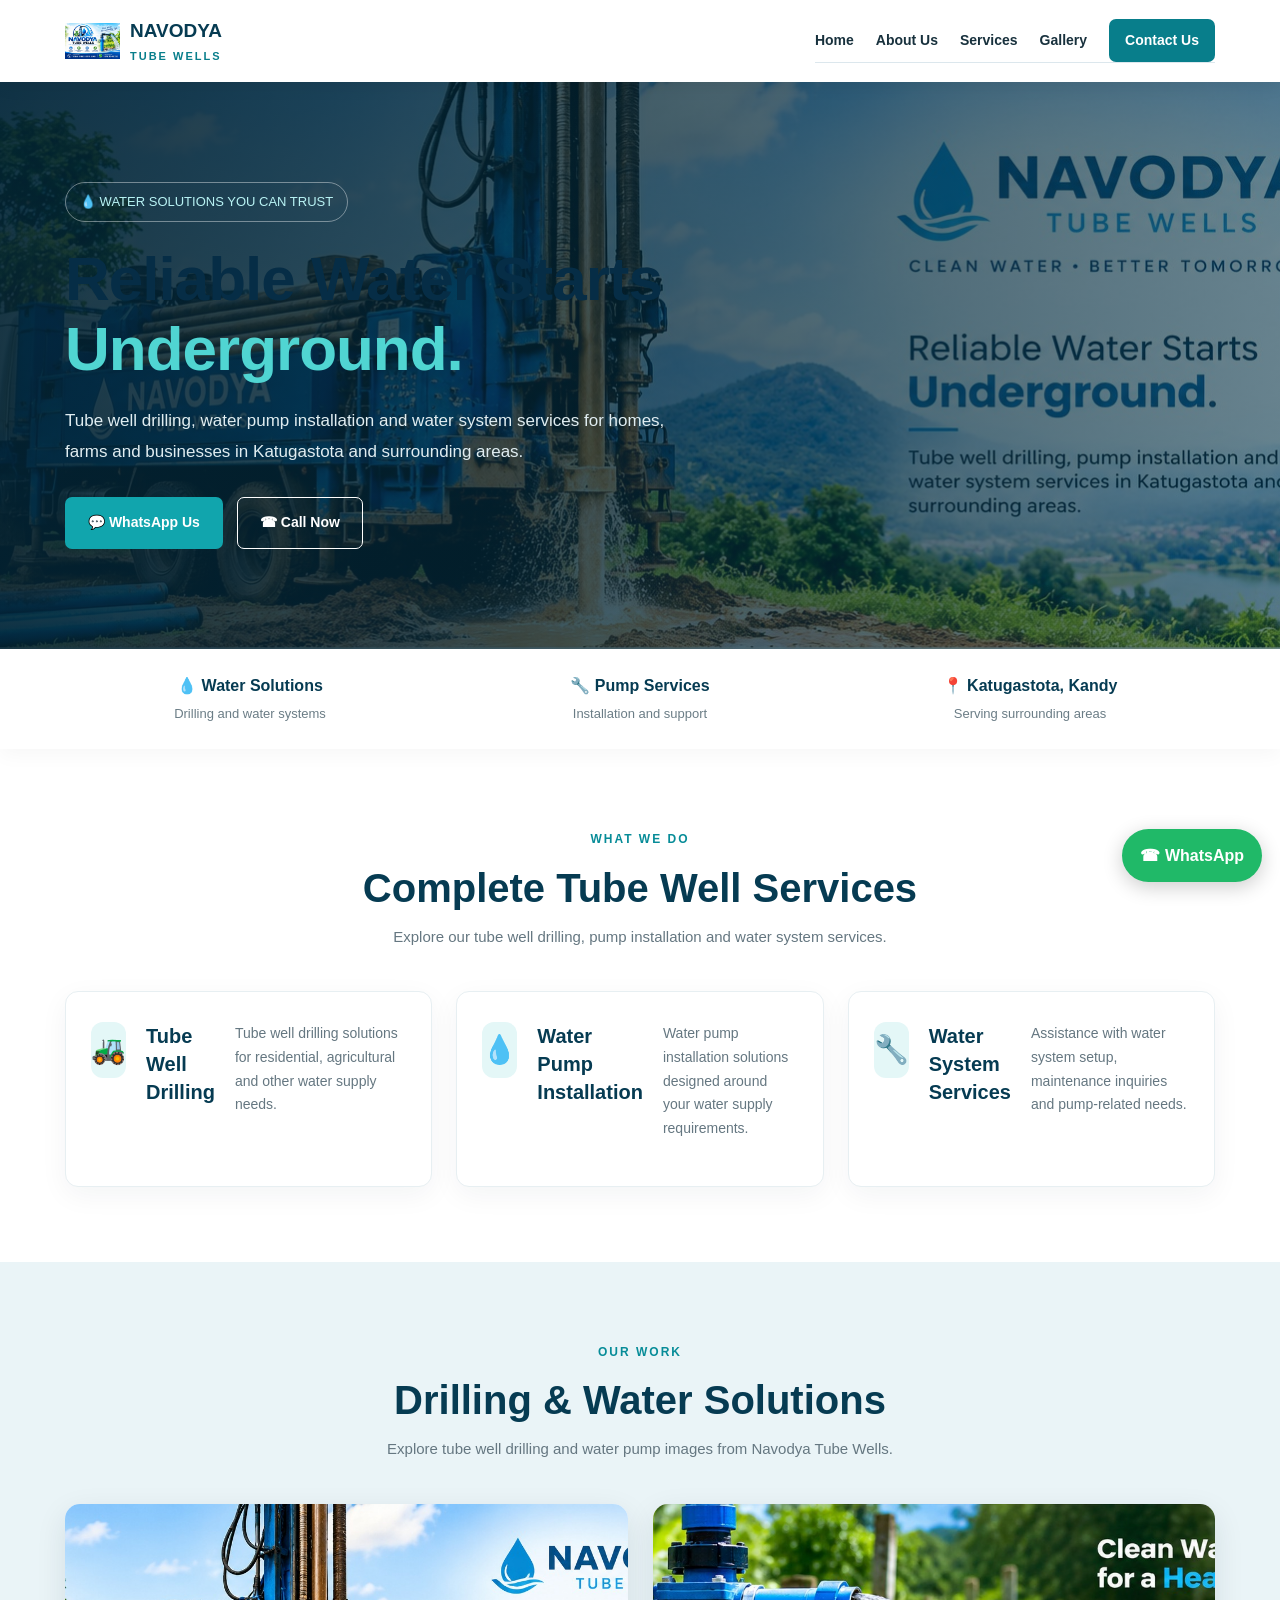
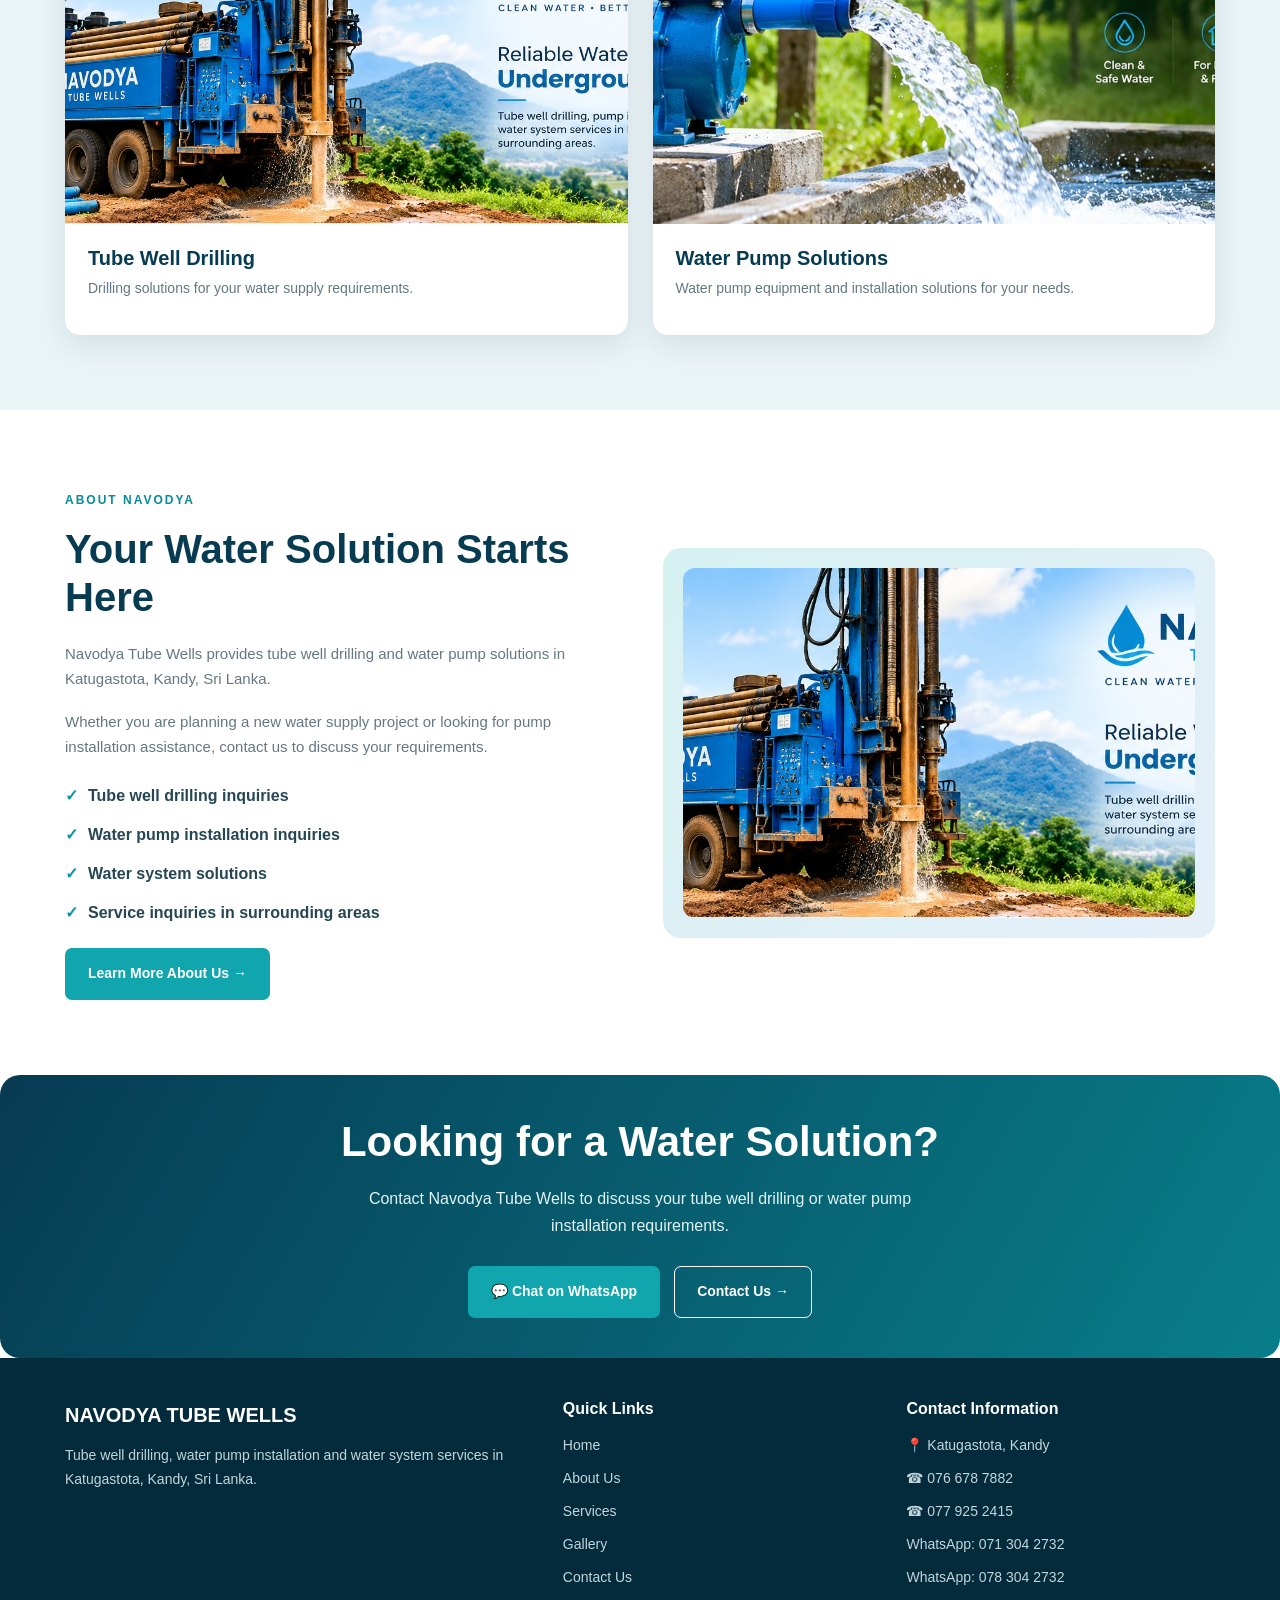
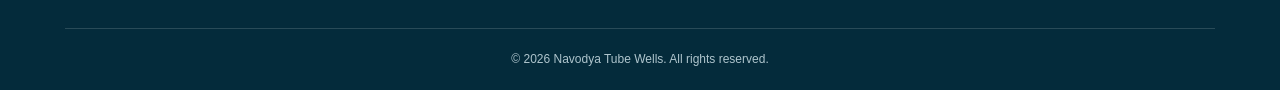
<file: index.html>
<!DOCTYPE html><html lang="en">
    
<head>
    <meta charset="UTF-8">
    <meta name="viewport" content="width=device-width, initial-scale=1.0">

    <title>Navodya Tube Wells | Tube Well Drilling in Katugastota, Kandy</title>

    <meta name="description" content="Navodya Tube Wells provides tube well drilling, water pump installation and water system services in Katugastota, Kandy and surrounding areas of Sri Lanka. Contact us for reliable water solutions.">

    <meta name="robots" content="index, follow">
</head>

    <meta charset="UTF-8">
    <meta name="viewport" content="width=device-width, initial-scale=1.0"><title>Navodya Tube Wells | Tube Well Drilling in Katugastota, Kandy</title>

<meta name="description" content="Navodya Tube Wells offers tube well drilling, water pump installation and water system solutions in Katugastota, Kandy, Sri Lanka. Contact us for inquiries.">

<meta name="robots" content="index, follow">
<meta name="theme-color" content="#063b52">

<link rel="canonical" href="https://navodyatubewells.github.io/NAVODYA-TUBE-WELLS/">
<link rel="icon" href="./logo.png" type="image/png">

<link rel="stylesheet" href="./style.css">

<style>
    * {
        margin: 0;
        padding: 0;
        box-sizing: border-box;
    }

    html {
        scroll-behavior: smooth;
    }

    body {<header class="site-header">
    <div class="nav-container">

        <a href="index.html" class="site-logo">
            <img src="logo.png" alt="Navodya Tube Wells Logo">
            <span>Navodya Tube Wells</span>
        </a>

        <nav class="nav-menu">
            <a href="index.html">Home</a>
            <a href="about.html">About</a>
            <a href="services.html">Services</a>
            <a href="gallery.html">Gallery</a>
            <a href="contact.html">Contact</a>

            <a href="https://wa.me/94713042732"
               class="nav-contact"
               target="_blank"
               rel="noopener noreferrer">
                WhatsApp Us
            </a>
        </nav>

    </div>
</header>
    }

    a {
        text-decoration: none;
    }

    img {
        display: block;
        max-width: 100%;
    }

    .container {
        width: min(1150px, 92%);
        margin: auto;
    }

    /* HEADER */

    header {
        position: sticky;
        top: 0;
        z-index: 1000;
        background: white;
        box-shadow: 0 3px 18px rgba(0, 0, 0, 0.07);
    }

    .navbar {
        min-height: 82px;
        display: flex;
        align-items: center;
        justify-content: space-between;
        gap: 18px;
    }

    .brand {
        display: flex;
        align-items: center;
        gap: 10px;
        color: #063b52;
        font-weight: 800;
        font-size: 19px;
    }

    .brand img {
        width: 55px;
        height: 55px;
        object-fit: contain;
    }

    .brand small {
        display: block;
        color: #087e8b;
        font-size: 11px;
        letter-spacing: 2px;
    }

    .nav-links {
        display: flex;
        align-items: center;
        gap: 22px;
    }

    .nav-links a {
        color: #18313d;
        font-size: 14px;
        font-weight: 700;
    }

    .nav-links a:hover {
        color: #0796a5;
    }

    .nav-links .contact-link {
        background: #087e8b;
        color: white;
        padding: 10px 16px;
        border-radius: 7px;
    }

    .menu-toggle {
        display: none;
        background: none;
        border: none;
        font-size: 28px;
        cursor: pointer;
        color: #063b52;
    }

    /* HERO */

    .hero {
        position: relative;
        background:
            linear-gradient(90deg, rgba(3, 35, 51, 0.91), rgba(3, 45, 61, 0.58)),
            url("./navodya-drilling-1.jpg") center/cover no-repeat;
        color: white;
        padding: 100px 0;
    }

    .hero-content {
        max-width: 720px;
    }

    .hero-label {
        display: inline-block;
        padding: 8px 14px;
        border: 1px solid rgba(255,255,255,0.4);
        border-radius: 30px;
        font-size: 13px;
        margin-bottom: 22px;
        color: #b8f3f4;
    }

    .hero h1 {
        font-size: clamp(36px, 6vw, 62px);
        line-height: 1.12;
        margin-bottom: 23px;
        letter-spacing: -1px;
    }

    .hero h1 span {
        color: #50d5d2;
    }

    .hero p {
        font-size: 17px;
        line-height: 1.8;
        color: #e0edf1;
        max-width: 610px;
        margin-bottom: 30px;
    }

    .hero-buttons {
        display: flex;
        flex-wrap: wrap;
        gap: 14px;
    }

    .btn {
        display: inline-block;
        padding: 13px 22px;
        border-radius: 7px;
        font-weight: 700;
        transition: 0.25s;
    }

    .btn-primary {
        background: #11a5ad;
        color: white;
    }

    .btn-primary:hover {
        background: #07818b;
        transform: translateY(-2px);
    }

    .btn-outline {
        border: 1px solid white;
        color: white;
    }

    .btn-outline:hover {
        background: white;
        color: #063b52;
    }

    /* TRUST BAR */

    .trust-bar {
        background: white;
        padding: 23px 0;
        box-shadow: 0 5px 20px rgba(0,0,0,0.04);
    }

    .trust-grid {
        display: grid;
        grid-template-columns: repeat(3, 1fr);
        gap: 20px;
        text-align: center;
    }

    .trust-item strong {
        display: block;
        color: #063b52;
        font-size: 16px;
    }

    .trust-item span {
        color: #6b7d86;
        font-size: 13px;
    }

    /* GENERAL SECTIONS */

    section {
        padding: 75px 0;
        scroll-margin-top: 90px;
    }

    .section-heading {
        text-align: center;
        max-width: 680px;
        margin: 0 auto 42px;
    }

    .eyebrow {
        color: #078c98;
        text-transform: uppercase;
        font-size: 12px;
        font-weight: 800;
        letter-spacing: 2px;
    }

    .section-heading h2,
    .about-content h2 {
        font-size: clamp(28px, 4vw, 40px);
        line-height: 1.2;
        color: #063b52;
        margin: 12px 0;
    }

    .section-heading p,
    .about-content p {
        color: #657781;
        font-size: 15px;
    }

    /* SERVICES */

    .services-grid {
        display: grid;
        grid-template-columns: repeat(3, 1fr);
        gap: 24px;
    }

    .service-card {
        background: white;
        padding: 30px 25px;
        border-radius: 13px;
        border: 1px solid #e7eff2;
        box-shadow: 0 8px 28px rgba(4, 48, 65, 0.05);
        transition: 0.25s;
    }

    .service-card:hover {
        transform: translateY(-5px);
        box-shadow: 0 15px 35px rgba(4, 48, 65, 0.10);
    }

    .service-icon {
        width: 56px;
        height: 56px;
        border-radius: 12px;
        background: #e4f7f7;
        display: grid;
        place-items: center;
        font-size: 28px;
        margin-bottom: 20px;
    }

    .service-card h3 {
        color: #063b52;
        font-size: 20px;
        margin-bottom: 12px;
    }

    .service-card p {
        color: #657781;
        font-size: 14px;
    }

    /* GALLERY */

    .gallery-section {
        background: #eaf4f7;
    }

    .gallery-grid {
        display: grid;
        grid-template-columns: repeat(2, minmax(0, 1fr));
        gap: 25px;
    }

    .gallery-card {
        background: white;
        border-radius: 15px;
        overflow: hidden;
        box-shadow: 0 10px 30px rgba(3, 40, 56, 0.10);
    }

    .gallery-card img {
        width: 100%;
        height: 320px;
        object-fit: cover;
        background: #dce8ec;
        transition: transform 0.4s;
    }

    .gallery-card:hover img {
        transform: scale(1.035);
    }

    .gallery-caption {
        padding: 20px 23px;
    }

    .gallery-caption h3 {
        color: #063b52;
        font-size: 20px;
        margin-bottom: 5px;
    }

    .gallery-caption p {
        color: #657781;
        font-size: 14px;
    }

    /* ABOUT */

    .about-grid {
        display: grid;
        grid-template-columns: 1fr 1fr;
        gap: 45px;
        align-items: center;
    }

    .about-content h2 {
        margin-bottom: 20px;
    }

    .about-content p {
        margin-bottom: 17px;
    }

    .about-list {
        list-style: none;
        margin: 22px 0;
    }

    .about-list li {
        margin-bottom: 12px;
        color: #254653;
        font-weight: 600;
    }

    .about-list li::before {
        content: "✓";
        color: #0796a5;
        font-weight: 900;
        margin-right: 10px;
    }

    .about-visual {
        background: linear-gradient(135deg, #d6f1f1, #e5eff9);
        padding: 20px;
        border-radius: 18px;
    }

    .about-visual img {
        width: 100%;
        height: 350px;
        object-fit: cover;
        border-radius: 12px;
    }

    /* CONTACT CTA */

    .cta {
        background: linear-gradient(120deg, #063b52, #087e8b);
        color: white;
        text-align: center;
    }

    .cta h2 {
        font-size: clamp(29px, 4vw, 42px);
        margin-bottom: 15px;
    }

    .cta p {
        color: #e1f4f6;
        max-width: 620px;
        margin: 0 auto 27px;
    }

    /* FOOTER */

    footer {
        background: #042b3b;
        color: white;
        padding: 40px 0 20px;
    }

    .footer-grid {
        display: grid;
        grid-template-columns: 1.5fr 1fr 1fr;
        gap: 35px;
        margin-bottom: 30px;
    }

    .footer-brand {
        font-size: 20px;
        font-weight: 800;
        margin-bottom: 12px;
    }

    footer p,
    footer li {
        color: #c2d5dc;
        font-size: 14px;
    }

    footer h3 {
        margin-bottom: 14px;
        font-size: 16px;
    }

    footer ul {
        list-style: none;
    }

    footer li {
        margin-bottom: 9px;
    }

    footer a {
        color: #c2d5dc;
    }

    footer a:hover {
        color: #50d5d2;
    }

    .copyright {
        border-top: 1px solid rgba(255,255,255,0.15);
        padding-top: 20px;
        text-align: center;
        color: #afc5cd;
        font-size: 12px;
    }

    /* FLOATING WHATSAPP */

    .whatsapp-float {
        position: fixed;
        right: 18px;
        bottom: 18px;
        z-index: 999;
        background: #20b968;
        color: white;
        padding: 13px 18px;
        border-radius: 50px;
        font-weight: 800;
        box-shadow: 0 5px 20px rgba(0,0,0,0.2);
    }

    .whatsapp-float:hover {
        background: #169b54;
    }

    /* TABLET */

    @media (max-width: 850px) {
        .menu-toggle {
            display: block;
        }

        .nav-links {
            display: none;
            position: absolute;
            top: 82px;
            left: 0;
            right: 0;
            background: white;
            padding: 20px 5%;
            box-shadow: 0 10px 20px rgba(0,0,0,0.08);
            flex-direction: column;
            align-items: stretch;
            gap: 0;
        }

        .nav-links.active {
            display: flex;
        }

        .nav-links a {
            padding: 12px 0;
        }

        .nav-links .contact-link {
            text-align: center;
            margin-top: 8px;
        }

        .hero {
            padding: 75px 0;
        }

        .services-grid {
            grid-template-columns: repeat(2, 1fr);
        }

        .about-grid {
            grid-template-columns: 1fr;
        }

        .footer-grid {
            grid-template-columns: 1fr 1fr;
        }
    }

    /* MOBILE */

    @media (max-width: 560px) {
        .brand {
            font-size: 16px;
            gap: 8px;
        }

        .brand img {
            width: 47px;
            height: 47px;
        }

        .hero {
            padding: 65px 0;
        }

        .hero h1 {
            font-size: 39px;
        }

        .hero p {
            font-size: 15px;
        }

        section {
            padding: 55px 0;
        }

        .trust-grid {
            grid-template-columns: 1fr;
            gap: 17px;
        }

        .services-grid,
        .gallery-grid {
            grid-template-columns: 1fr;
        }

        .gallery-card img {
            height: 245px;
        }

        .about-visual {
            padding: 12px;
        }

        .about-visual img {
            height: 245px;
        }

        .footer-grid {
            grid-template-columns: 1fr;
            gap: 25px;
        }

        .whatsapp-float {
            right: 12px;
            bottom: 12px;
            font-size: 13px;
            padding: 12px 15px;
        }
    }
</style>

</head><body><header>
    <div class="container navbar">    <a href="./index.html" class="brand">
        <img src="./logo.png" alt="Navodya Tube Wells Logo">
        <span>
            NAVODYA
            <small>TUBE WELLS</small>
        </span>
    </a>

    <button class="menu-toggle"
            id="menuToggle"
            aria-label="Open navigation menu"
            aria-expanded="false">
        ☰
    </button>

    <nav class="nav-links" id="navLinks">
        <a href="./index.html">Home</a>
        <a href="./about.html">About Us</a>
        <a href="./services.html">Services</a>
        <a href="./gallery.html">Gallery</a>
        <a href="./contact.html" class="contact-link">Contact Us</a>
    </nav>

</div>

</header><main><!-- HERO -->
<section class="hero">
    <div class="container">
        <div class="hero-content">

            <span class="hero-label">💧 WATER SOLUTIONS YOU CAN TRUST</span>

            <h1>
                Reliable Water Starts
                <span>Underground.</span>
            </h1>

            <p>
                Tube well drilling, water pump installation and water
                system services for homes, farms and businesses in
                Katugastota and surrounding areas.
            </p>

            <div class="hero-buttons">
                <a href="https://wa.me/94713042732"
                   class="btn btn-primary"
                   target="_blank"
                   rel="noopener noreferrer">
                    💬 WhatsApp Us
                </a>

                <a href="tel:+94766787882" class="btn btn-outline">
                    ☎ Call Now
                </a>
            </div>

        </div>
    </div>
</section>

<!-- TRUST BAR -->
<div class="trust-bar">
    <div class="container trust-grid">

        <div class="trust-item">
            <strong>💧 Water Solutions</strong>
            <span>Drilling and water systems</span>
        </div>

        <div class="trust-item">
            <strong>🔧 Pump Services</strong>
            <span>Installation and support</span>
        </div>

        <div class="trust-item">
            <strong>📍 Katugastota, Kandy</strong>
            <span>Serving surrounding areas</span>
        </div>

    </div>
</div>

<!-- SERVICES -->
<section id="services">
    <div class="container">

        <div class="section-heading">
            <span class="eyebrow">WHAT WE DO</span>
            <h2>Complete Tube Well Services</h2>
            <p>
                Explore our tube well drilling, pump installation
                and water system services.
            </p>
        </div>

        <div class="services-grid">

            <article class="service-card">
                <div class="service-icon">🚜</div>
                <h3>Tube Well Drilling</h3>
                <p>
                    Tube well drilling solutions for residential,
                    agricultural and other water supply needs.
                </p>
            </article>

            <article class="service-card">
                <div class="service-icon">💧</div>
                <h3>Water Pump Installation</h3>
                <p>
                    Water pump installation solutions designed
                    around your water supply requirements.
                </p>
            </article>

            <article class="service-card">
                <div class="service-icon">🔧</div>
                <h3>Water System Services</h3>
                <p>
                    Assistance with water system setup,
                    maintenance inquiries and pump-related needs.
                </p>
            </article>

        </div>
    </div>
</section>

<!-- PROJECT PHOTOS -->
<section class="gallery-section" id="projects">
    <div class="container">

        <div class="section-heading">
            <span class="eyebrow">OUR WORK</span>
            <h2>Drilling & Water Solutions</h2>
            <p>
                Explore tube well drilling and water pump images
                from Navodya Tube Wells.
            </p>
        </div>

        <div class="gallery-grid">

            <article class="gallery-card">
                <img
                    src="./navodya-drilling-1.jpg"
                    alt="Tube well drilling equipment"
                    loading="lazy">

                <div class="gallery-caption">
                    <h3>Tube Well Drilling</h3>
                    <p>
                        Drilling solutions for your water supply
                        requirements.
                    </p>
                </div>
            </article>

            <article class="gallery-card">
                <img
                    src="./navodya-water-pump-1.jpg"
                    alt="Water pump installation equipment"
                    loading="lazy">

                <div class="gallery-caption">
                    <h3>Water Pump Solutions</h3>
                    <p>
                        Water pump equipment and installation
                        solutions for your needs.
                    </p>
                </div>
            </article>

        </div>
    </div>
</section>

<!-- ABOUT -->
<section id="about">
    <div class="container about-grid">

        <div class="about-content">
            <span class="eyebrow">ABOUT NAVODYA</span>

            <h2>Your Water Solution Starts Here</h2>

            <p>
                Navodya Tube Wells provides tube well drilling
                and water pump solutions in Katugastota, Kandy,
                Sri Lanka.
            </p>

            <p>
                Whether you are planning a new water supply
                project or looking for pump installation
                assistance, contact us to discuss your
                requirements.
            </p>

            <ul class="about-list">
                <li>Tube well drilling inquiries</li>
                <li>Water pump installation inquiries</li>
                <li>Water system solutions</li>
                <li>Service inquiries in surrounding areas</li>
            </ul>

            <a href="./about.html" class="btn btn-primary">
                Learn More About Us →
            </a>
        </div>

        <div class="about-visual">
            <img
                src="./navodya-drilling-1.jpg"
                alt="Navodya Tube Wells drilling equipment"
                loading="lazy">
        </div>

    </div>
</section>

<!-- CONTACT CTA -->
<section class="cta">
    <div class="container">

        <h2>Looking for a Water Solution?</h2>

        <p>
            Contact Navodya Tube Wells to discuss your tube well
            drilling or water pump installation requirements.
        </p>

        <div class="hero-buttons" style="justify-content:center;">

            <a href="https://wa.me/94713042732"
               class="btn btn-primary"
               target="_blank"
               rel="noopener noreferrer">
                💬 Chat on WhatsApp
            </a>

            <a href="./contact.html" class="btn btn-outline">
                Contact Us →
            </a>

        </div>
    </div>
</section>

</main><!-- FOOTER --><footer>
    <div class="container">    <div class="footer-grid">

        <div>
            <div class="footer-brand">NAVODYA TUBE WELLS</div>
            <p>
                Tube well drilling, water pump installation and
                water system services in Katugastota, Kandy,
                Sri Lanka.
            </p>
        </div>

        <div>
            <h3>Quick Links</h3>
            <ul>
                <li><a href="./index.html">Home</a></li>
                <li><a href="./about.html">About Us</a></li>
                <li><a href="./services.html">Services</a></li>
                <li><a href="./gallery.html">Gallery</a></li>
                <li><a href="./contact.html">Contact Us</a></li>
            </ul>
        </div>

        <div>
            <h3>Contact Information</h3>
            <ul>
                <li>📍 Katugastota, Kandy</li>
                <li>
                    ☎ <a href="tel:+94766787882">076 678 7882</a>
                </li>
                <li>
                    ☎ <a href="tel:+94779252415">077 925 2415</a>
                </li>
                <li>
                    WhatsApp:
                    <a href="https://wa.me/94713042732"
                       target="_blank"
                       rel="noopener noreferrer">071 304 2732</a>
                </li>
                <li>
                    WhatsApp:
                    <a href="https://wa.me/94783042732"
                       target="_blank"
                       rel="noopener noreferrer">078 304 2732</a>
                </li>
            </ul>
        </div>

    </div>

    <div class="copyright">
        © <span id="currentYear"></span>
        Navodya Tube Wells. All rights reserved.
    </div>

</div>

</footer><!-- FLOATING WHATSAPP --><a href="https://wa.me/94713042732"
class="whatsapp-float"
target="_blank"
rel="noopener noreferrer"
aria-label="Contact Navodya Tube Wells on WhatsApp">
☎ WhatsApp
</a>

<!-- JAVASCRIPT --><script>
    const menuToggle = document.getElementById("menuToggle");
    const navLinks = document.getElementById("navLinks");

    menuToggle.addEventListener("click", function () {
        const isOpen = navLinks.classList.toggle("active");

        menuToggle.setAttribute("aria-expanded", isOpen);
        menuToggle.textContent = isOpen ? "✕" : "☰";
    });

    document.querySelectorAll("#navLinks a").forEach(function (link) {
        link.addEventListener("click", function () {
            navLinks.classList.remove("active");
            menuToggle.setAttribute("aria-expanded", "false");
            menuToggle.textContent = "☰";
        });
    });

    document.getElementById("currentYear").textContent =
        new Date().getFullYear();
</script></body>
</html>
</file>
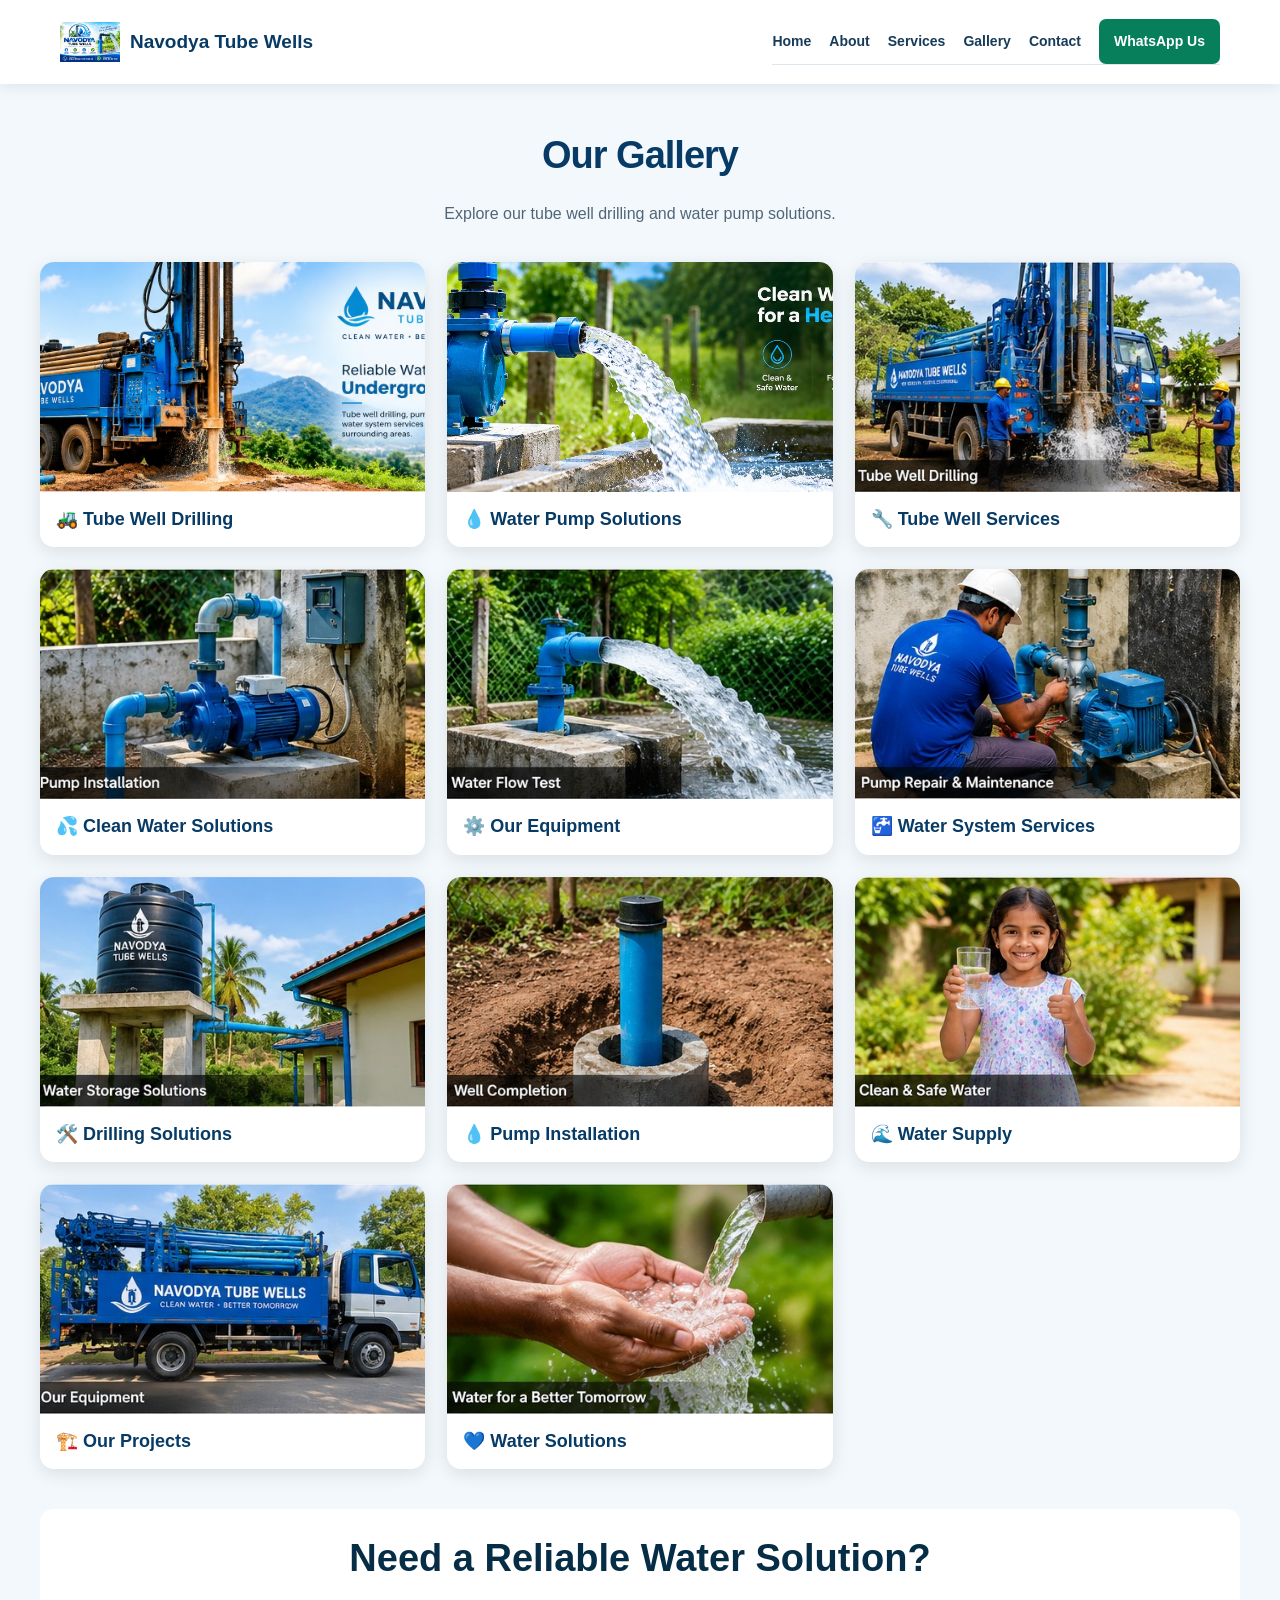
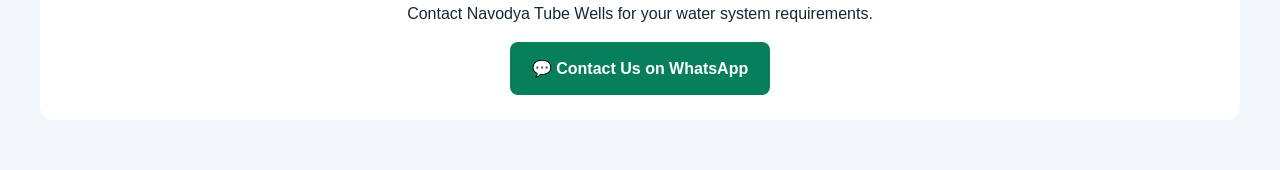
<file: gallery.html>
<!DOCTYPE html>
<html lang="en">
<head>
    <meta charset="UTF-8">
    <meta name="viewport" content="width=device-width, initial-scale=1.0">

    <title>Gallery | Navodya Tube Wells</title>

    <meta name="description" content="Explore tube well drilling and water pump solutions by Navodya Tube Wells in Katugastota, Sri Lanka.">

    <link rel="stylesheet" href="style.css">

    <style>
        .gallery-section {
            padding: 50px 16px;
            background: #f2f8fc;
        }

        .gallery-container {
            max-width: 1200px;
            margin: auto;
        }

        .gallery-heading {
            text-align: center;
            margin-bottom: 35px;
        }

        .gallery-heading h1 {
            color: #073b66;
            font-size: 38px;
        }

        .gallery-heading p {
            color: #526577;
            line-height: 1.7;
        }

        .gallery-grid {
            display: grid;
            grid-template-columns: repeat(3, minmax(0, 1fr));
            gap: 22px;
        }

        .gallery-item {
            background: white;
            border-radius: 14px;
            overflow: hidden;
            box-shadow: 0 5px 18px rgba(0,0,0,0.10);
        }

        .gallery-item img {
            display: block;
            width: 100%;
            height: 230px;
            object-fit: cover;
        }

        .gallery-item h2 {
            color: #073b66;
            font-size: 18px;
            padding: 16px;
            margin: 0;
        }

        .gallery-contact {
            text-align: center;
            margin-top: 40px;
            padding: 25px;
            background: white;
            border-radius: 14px;
        }

        .gallery-contact a {
            display: inline-block;
            background: #087f5b;
            color: white;
            text-decoration: none;
            padding: 13px 22px;
            border-radius: 8px;
            font-weight: bold;
        }

        @media (max-width: 800px) {
            .gallery-grid {
                grid-template-columns: repeat(2, minmax(0, 1fr));
            }
        }

        @media (max-width: 520px) {
            .gallery-grid {
                grid-template-columns: 1fr;
            }

            .gallery-item img {
                height: 250px;
            }

            .gallery-heading h1 {
                font-size: 30px;
            }
        }
    </style>
</head>

<body>
<header class="site-header">
    <div class="nav-container">

        <a href="index.html" class="site-logo">
            <img src="logo.png" alt="Navodya Tube Wells Logo">
            <span>Navodya Tube Wells</span>
        </a>

        <nav class="nav-menu">
            <a href="index.html">Home</a>
            <a href="about.html">About</a>
            <a href="services.html">Services</a>
            <a href="gallery.html">Gallery</a>
            <a href="contact.html">Contact</a>

            <a href="https://wa.me/94713042732"
               class="nav-contact"
               target="_blank"
               rel="noopener noreferrer">
                WhatsApp Us
            </a>
        </nav>

    </div>
</header>
<section class="gallery-section">
    <div class="gallery-container">

        <div class="gallery-heading">
            <h1>Our Gallery</h1>
            <p>Explore our tube well drilling and water pump solutions.</p>
        </div>

        <div class="gallery-grid">

            <div class="gallery-item">
                <img src="navodya-drilling-1.jpg"
                     alt="Tube Well Drilling">
                <h2>🚜 Tube Well Drilling</h2>
            </div>

            <div class="gallery-item">
                <img src="navodya-water-pump-1.jpg"
                     alt="Water Pump Solutions">
                <h2>💧 Water Pump Solutions</h2>
            </div>

            <div class="gallery-item">
                <img src="gallery-01.jpg"
                     alt="Tube Well Service">
                <h2>🔧 Tube Well Services</h2>
            </div>

            <div class="gallery-item">
                <img src="gallery-02.jpg"
                     alt="Clean Water Solutions">
                <h2>💦 Clean Water Solutions</h2>
            </div>

            <div class="gallery-item">
                <img src="gallery-03.jpg"
                     alt="Water Well Equipment">
                <h2>⚙️ Our Equipment</h2>
            </div>

            <div class="gallery-item">
                <img src="gallery-04.jpg"
                     alt="Water System Services">
                <h2>🚰 Water System Services</h2>
            </div>

            <div class="gallery-item">
                <img src="gallery-05.jpg"
                     alt="Tube Well Drilling Work">
                <h2>🛠️ Drilling Solutions</h2>
            </div>

            <div class="gallery-item">
                <img src="gallery-06.jpg"
                     alt="Water Pump Installation">
                <h2>💧 Pump Installation</h2>
            </div>

            <div class="gallery-item">
                <img src="gallery-07.jpg"
                     alt="Water Supply Solutions">
                <h2>🌊 Water Supply</h2>
            </div>

            <div class="gallery-item">
                <img src="gallery-08.jpg"
                     alt="Tube Well Project">
                <h2>🏗️ Our Projects</h2>
            </div>

            <div class="gallery-item">
                <img src="gallery-09.jpg"
                     alt="Water Solutions">
                <h2>💙 Water Solutions</h2>
            </div>

        </div>

        <div class="gallery-contact">
            <h2>Need a Reliable Water Solution?</h2>
            <p>Contact Navodya Tube Wells for your water system requirements.</p>

            <a href="https://wa.me/94713042732"
               target="_blank"
               rel="noopener noreferrer">
                💬 Contact Us on WhatsApp
            </a>
        </div>

    </div>
</section>

</body>
</html>
</file>
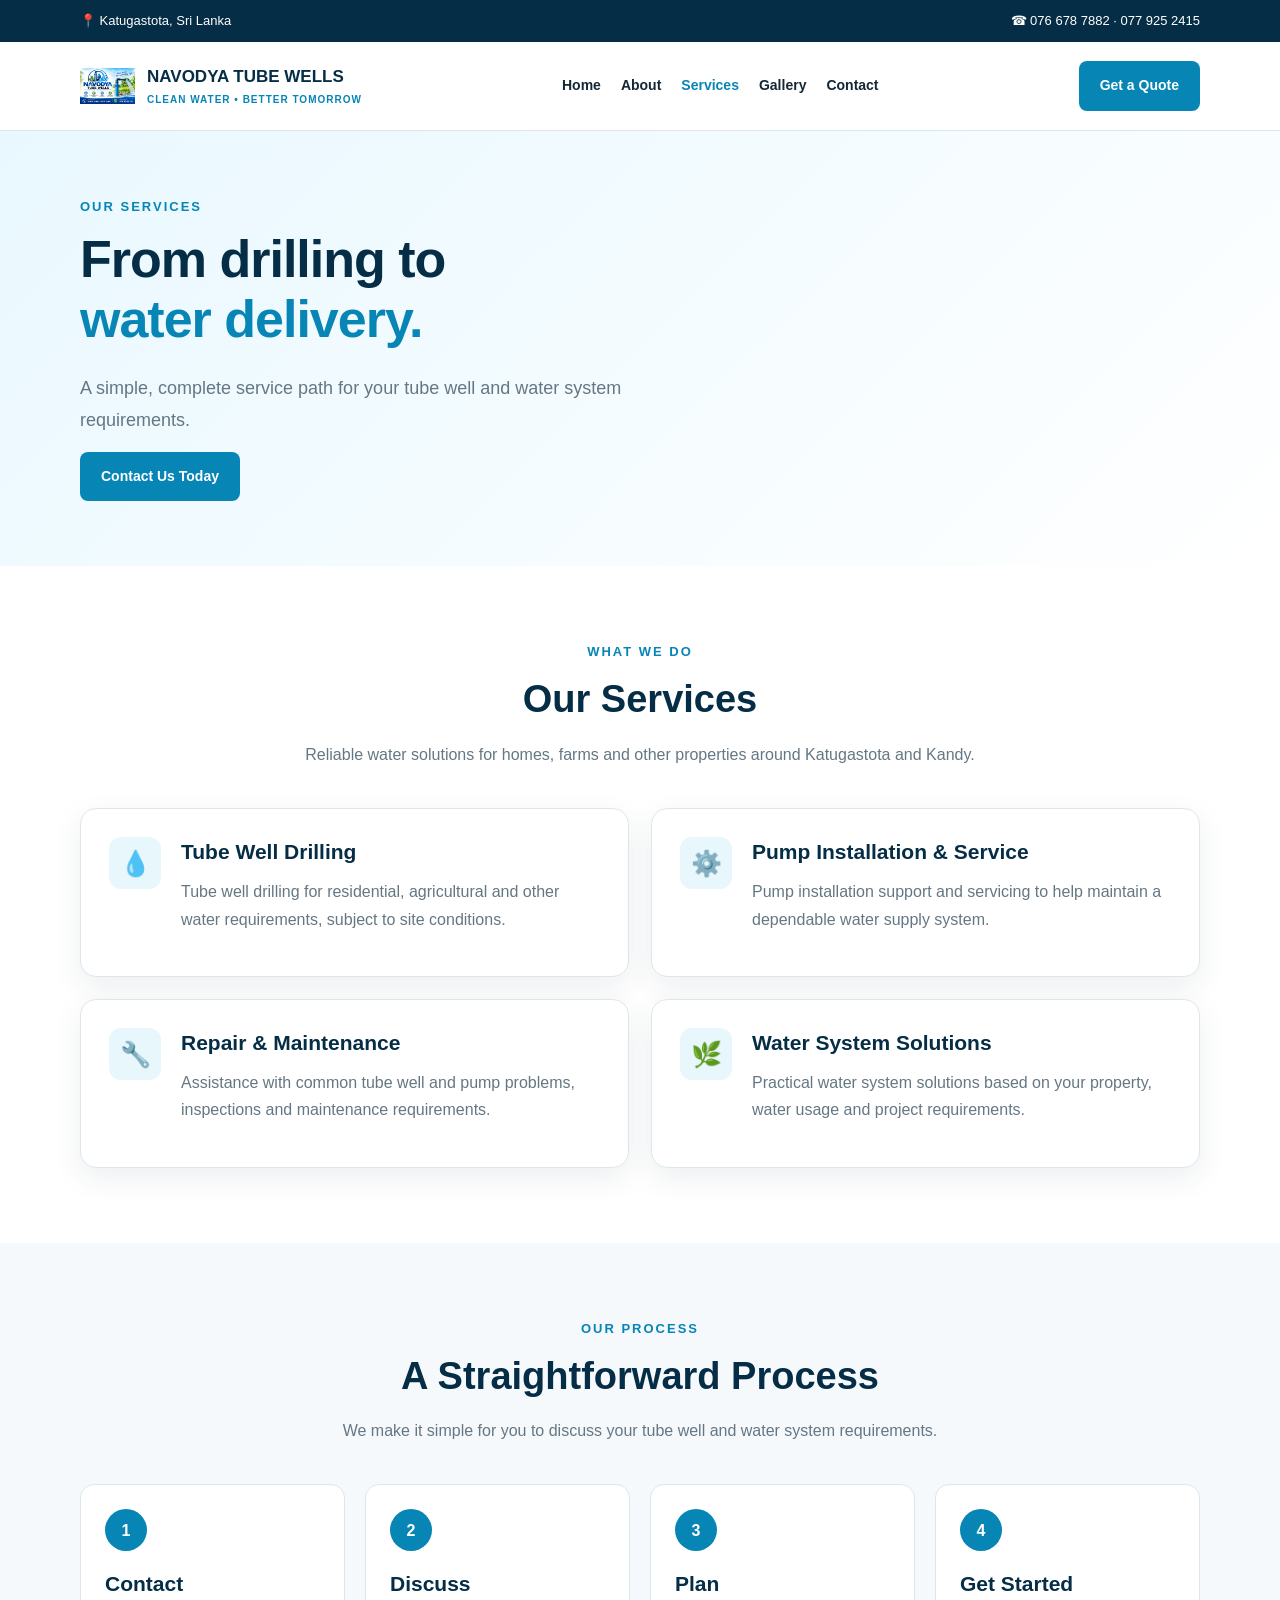
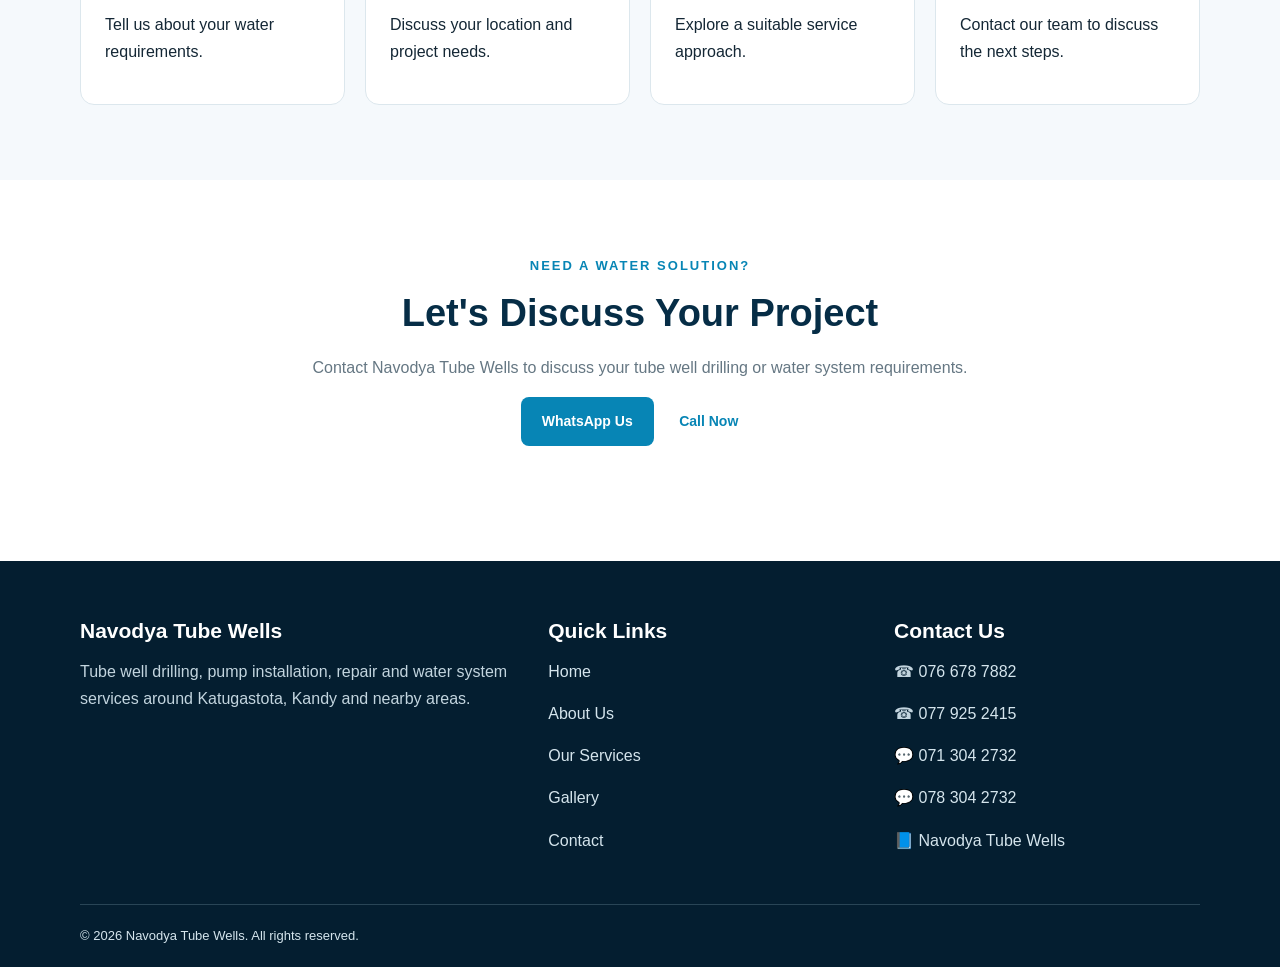
<file: services.html>
<!DOCTYPE html>
<html lang="en">
<head>
    <meta charset="UTF-8">
    <meta name="viewport" content="width=device-width, initial-scale=1.0">

    <title>Tube Well Drilling Services in Kandy | Navodya Tube Wells</title>

    <meta name="description" content="Explore tube well drilling, pump installation, repair and water well services from Navodya Tube Wells in Katugastota and Kandy, Sri Lanka.">

    <meta name="robots" content="index, follow">
    <meta name="theme-color" content="#063b70">

    <link rel="canonical" href="https://navodyatubewells.github.io/NAVODYA-TUBE-WELLS/services.html">

    <meta property="og:title" content="Tube Well Drilling Services | Navodya Tube Wells">
    <meta property="og:description" content="Tube well drilling, pump installation and water system services in Katugastota and Kandy, Sri Lanka.">
    <meta property="og:type" content="website">
    <meta property="og:url" content="https://navodyatubewells.github.io/NAVODYA-TUBE-WELLS/services.html">

    <link rel="stylesheet" href="style.css">
</head>

<body>

    <!-- TOP BAR -->
    <div class="topbar">
        <div class="container">
            <span>📍 Katugastota, Sri Lanka</span>
            <span>☎ 076 678 7882 · 077 925 2415</span>
        </div>
    </div>

    <!-- NAVIGATION -->
    <nav>
        <div class="container navin">

            <a class="brand" href="index.html">
                <img src="logo.png" alt="Navodya Tube Wells Logo">
                <span>
                    NAVODYA TUBE WELLS
                    <small>CLEAN WATER • BETTER TOMORROW</small>
                </span>
            </a>

            <button class="menu" type="button" aria-label="Open menu" aria-expanded="false">
                ☰
            </button>

            <div class="navlinks">
                <a href="index.html">Home</a>
                <a href="about.html">About</a>
                <a class="active" href="services.html">Services</a>
                <a href="gallery.html">Gallery</a>
                <a href="contact.html">Contact</a>
            </div>

            <a class="btn btn-primary" href="contact.html">Get a Quote</a>

        </div>
    </nav>

    <!-- MAIN CONTENT -->
    <main>

        <!-- PAGE HERO -->
        <section class="page-hero">
            <div class="container">

                <div class="kicker">OUR SERVICES</div>

                <h1>
                    From drilling to<br>
                    <span style="color:var(--blue)">water delivery.</span>
                </h1>

                <p class="lead">
                    A simple, complete service path for your tube well
                    and water system requirements.
                </p>

                <a class="btn btn-primary" href="contact.html">
                    Contact Us Today
                </a>

            </div>
        </section>

        <!-- SERVICES -->
        <section>
            <div class="container">

                <div class="section-head">
                    <div class="kicker">WHAT WE DO</div>
                    <h2>Our Services</h2>
                    <p>
                        Reliable water solutions for homes, farms and
                        other properties around Katugastota and Kandy.
                    </p>
                </div>

                <div class="services-grid">

                    <div class="service-card">
                        <div class="icon">💧</div>
                        <div>
                            <h3>Tube Well Drilling</h3>
                            <p>
                                Tube well drilling for residential,
                                agricultural and other water requirements,
                                subject to site conditions.
                            </p>
                        </div>
                    </div>

                    <div class="service-card">
                        <div class="icon">⚙️</div>
                        <div>
                            <h3>Pump Installation &amp; Service</h3>
                            <p>
                                Pump installation support and servicing
                                to help maintain a dependable water
                                supply system.
                            </p>
                        </div>
                    </div>

                    <div class="service-card">
                        <div class="icon">🔧</div>
                        <div>
                            <h3>Repair &amp; Maintenance</h3>
                            <p>
                                Assistance with common tube well and
                                pump problems, inspections and
                                maintenance requirements.
                            </p>
                        </div>
                    </div>

                    <div class="service-card">
                        <div class="icon">🌿</div>
                        <div>
                            <h3>Water System Solutions</h3>
                            <p>
                                Practical water system solutions based
                                on your property, water usage and
                                project requirements.
                            </p>
                        </div>
                    </div>

                </div>
            </div>
        </section>

        <!-- PROCESS -->
        <section class="alt">
            <div class="container">

                <div class="section-head">
                    <div class="kicker">OUR PROCESS</div>
                    <h2>A Straightforward Process</h2>
                    <p>
                        We make it simple for you to discuss your
                        tube well and water system requirements.
                    </p>
                </div>

                <div class="process">

                    <div class="step">
                        <b>1</b>
                        <h3>Contact</h3>
                        <p>Tell us about your water requirements.</p>
                    </div>

                    <div class="step">
                        <b>2</b>
                        <h3>Discuss</h3>
                        <p>Discuss your location and project needs.</p>
                    </div>

                    <div class="step">
                        <b>3</b>
                        <h3>Plan</h3>
                        <p>Explore a suitable service approach.</p>
                    </div>

                    <div class="step">
                        <b>4</b>
                        <h3>Get Started</h3>
                        <p>Contact our team to discuss the next steps.</p>
                    </div>

                </div>
            </div>
        </section>

        <!-- CALL TO ACTION -->
        <section>
            <div class="container">

                <div class="section-head">
                    <div class="kicker">NEED A WATER SOLUTION?</div>
                    <h2>Let's Discuss Your Project</h2>
                    <p>
                        Contact Navodya Tube Wells to discuss your
                        tube well drilling or water system requirements.
                    </p>

                    <a class="btn btn-primary"
                       href="https://wa.me/94713042732"
                       target="_blank"
                       rel="noopener noreferrer">
                        WhatsApp Us
                    </a>

                    <a class="btn"
                       href="tel:+94766787882">
                        Call Now
                    </a>
                </div>

            </div>
        </section>

    </main>

    <!-- FOOTER -->
    <footer>
        <div class="container footer-grid">

            <div>
                <h3>Navodya Tube Wells</h3>
                <p>
                    Tube well drilling, pump installation, repair
                    and water system services around Katugastota,
                    Kandy and nearby areas.
                </p>
            </div>

            <div>
                <h3>Quick Links</h3>
                <p><a href="index.html">Home</a></p>
                <p><a href="about.html">About Us</a></p>
                <p><a href="services.html">Our Services</a></p>
                <p><a href="gallery.html">Gallery</a></p>
                <p><a href="contact.html">Contact</a></p>
            </div>

            <div>
                <h3>Contact Us</h3>

                <p>
                    ☎ <a href="tel:+94766787882">076 678 7882</a>
                </p>

                <p>
                    ☎ <a href="tel:+94779252415">077 925 2415</a>
                </p>

                <p>
                    💬 <a href="https://wa.me/94713042732"
                          target="_blank"
                          rel="noopener noreferrer">071 304 2732</a>
                </p>

                <p>
                    💬 <a href="https://wa.me/94783042732"
                          target="_blank"
                          rel="noopener noreferrer">078 304 2732</a>
                </p>

                <p>
                    📘 <a href="https://www.facebook.com/Navodya-Tube-wells/"
                          target="_blank"
                          rel="noopener noreferrer">Navodya Tube Wells</a>
                </p>
            </div>

        </div>

        <div class="container foot-bottom">
            &copy; <span id="year"></span> Navodya Tube Wells.
            All rights reserved.
        </div>
    </footer>

    <!-- JAVASCRIPT -->
    <script>
        // Automatically update the copyright year
        const yearElement = document.getElementById("year");

        if (yearElement) {
            yearElement.textContent = new Date().getFullYear();
        }

        // Mobile navigation menu
        const menuButton = document.querySelector(".menu");
        const navigationLinks = document.querySelector(".navlinks");

        if (menuButton && navigationLinks) {
            menuButton.addEventListener("click", function () {
                const isOpen = navigationLinks.classList.toggle("open");

                menuButton.setAttribute("aria-expanded", isOpen);
                menuButton.setAttribute(
                    "aria-label",
                    isOpen ? "Close menu" : "Open menu"
                );

                menuButton.textContent = isOpen ? "✕" : "☰";
            });

            navigationLinks.querySelectorAll("a").forEach(function (link) {
                link.addEventListener("click", function () {
                    navigationLinks.classList.remove("open");
                    menuButton.setAttribute("aria-expanded", "false");
                    menuButton.setAttribute("aria-label", "Open menu");
                    menuButton.textContent = "☰";
                });
            });
        }
    </script>

</body>
</html>
</file>
<file: style.css>
/* NAVODYA TUBE WELLS - MAIN STYLES */

:root {
  --navy: #062d46;
  --blue: #0785b5;
  --light-blue: #e8f7fc;
  --white: #ffffff;
  --dark: #142735;
  --muted: #657783;
  --bg: #f5f9fc;
  --border: #dce7ed;
  --shadow: 0 10px 30px rgba(6, 45, 70, 0.08);
}

* {
  margin: 0;
  padding: 0;
  box-sizing: border-box;
}

html {
  scroll-behavior: smooth;
}

body {
  font-family: Arial, Helvetica, sans-serif;
  line-height: 1.7;
  color: var(--dark);
  background: var(--white);
}

a {
  color: var(--blue);
  text-decoration: none;
}

a:hover {
  color: var(--navy);
}

img {
  max-width: 100%;
  display: block;
}

.container {
  width: min(1120px, 92%);
  margin: 0 auto;
}

/* TOP BAR */

.topbar {
  background: var(--navy);
  color: var(--white);
  font-size: 13px;
  padding: 10px 0;
}

.topbar .container {
  display: flex;
  justify-content: space-between;
  align-items: center;
  gap: 12px;
  flex-wrap: wrap;
}

/* NAVIGATION */

nav {
  background: var(--white);
  border-bottom: 1px solid var(--border);
  position: relative;
  z-index: 10;
}

.navin {
  min-height: 88px;
  display: flex;
  align-items: center;
  justify-content: space-between;
  gap: 20px;
}

.brand {
  display: flex;
  align-items: center;
  gap: 12px;
  color: var(--navy);
  font-weight: 800;
  font-size: 17px;
  line-height: 1.3;
}

.brand img {
  width: 55px;
  height: 55px;
  object-fit: contain;
}

.brand small {
  display: block;
  color: var(--blue);
  font-size: 10px;
  letter-spacing: 1px;
  margin-top: 5px;
}

.navlinks {
  display: flex;
  align-items: center;
  gap: 20px;
}

.navlinks a {
  color: var(--dark);
  font-weight: 600;
  font-size: 14px;
  padding: 8px 0;
}

.navlinks a:hover,
.navlinks a.active {
  color: var(--blue);
}

.menu {
  display: none;
  border: 0;
  background: var(--light-blue);
  color: var(--navy);
  padding: 10px 14px;
  border-radius: 8px;
  font-size: 20px;
  cursor: pointer;
}

/* BUTTONS */

.btn {
  display: inline-flex;
  align-items: center;
  justify-content: center;
  gap: 8px;
  padding: 12px 20px;
  border-radius: 8px;
  font-size: 14px;
  font-weight: 700;
  border: 1px solid transparent;
  transition: 0.25s;
  cursor: pointer;
}

.btn-primary {
  background: var(--blue);
  color: var(--white);
}

.btn-primary:hover {
  background: var(--navy);
  color: var(--white);
  transform: translateY(-2px);
}

.btn-light {
  background: var(--white);
  color: var(--navy);
  border-color: var(--border);
}

.btn-light:hover {
  background: var(--light-blue);
  color: var(--navy);
}

/* HERO SECTION */

.hero {
  background: linear-gradient(135deg, #e9f8ff, #ffffff 70%);
  padding: 85px 0;
  overflow: hidden;
}

.hero-grid {
  display: grid;
  grid-template-columns: 1.15fr 0.85fr;
  align-items: center;
  gap: 60px;
}

.badge {
  display: inline-block;
  background: var(--white);
  color: var(--blue);
  padding: 9px 15px;
  border-radius: 30px;
  font-size: 13px;
  font-weight: 700;
  box-shadow: var(--shadow);
  margin-bottom: 20px;
}

h1 {
  color: var(--navy);
  font-size: clamp(36px, 5vw, 58px);
  line-height: 1.15;
  letter-spacing: -1px;
  margin-bottom: 22px;
}

h1 span {
  color: var(--blue);
}

.lead {
  color: var(--muted);
  font-size: 18px;
  line-height: 1.8;
  max-width: 650px;
}

.actions {
  display: flex;
  flex-wrap: wrap;
  gap: 12px;
  margin-top: 28px;
}

.hero-card {
  position: relative;
  background: var(--white);
  padding: 25px;
  border-radius: 24px;
  box-shadow: 0 20px 60px rgba(6, 45, 70, 0.13);
  border: 1px solid var(--border);
}

.hero-card img {
  width: 100%;
  border-radius: 16px;
  object-fit: contain;
}

.floating {
  position: relative;
  margin-top: 15px;
  padding: 13px;
  border-radius: 10px;
  background: var(--light-blue);
  color: var(--navy);
  text-align: center;
  font-weight: 700;
}

/* GENERAL SECTIONS */

section {
  padding: 75px 0;
}

section.alt {
  background: var(--bg);
}

.section-head {
  text-align: center;
  max-width: 720px;
  margin: 0 auto 40px;
}

.kicker {
  color: var(--blue);
  font-size: 13px;
  font-weight: 800;
  text-transform: uppercase;
  letter-spacing: 2px;
  margin-bottom: 12px;
}

h2 {
  color: var(--navy);
  font-size: clamp(27px, 4vw, 38px);
  line-height: 1.3;
  margin-bottom: 16px;
}

h3 {
  color: var(--navy);
  font-size: 21px;
  line-height: 1.4;
  margin-bottom: 12px;
}

p {
  margin-bottom: 15px;
}

.section-head p,
.card p,
.service-card p {
  color: var(--muted);
}

/* SERVICE CARDS */

.cards {
  display: grid;
  grid-template-columns: repeat(4, 1fr);
  gap: 22px;
}

.card {
  padding: 28px 22px;
  background: var(--white);
  border: 1px solid var(--border);
  border-radius: 16px;
  box-shadow: var(--shadow);
  transition: 0.25s;
}

.card:hover {
  transform: translateY(-6px);
  border-color: var(--blue);
}

.icon {
  width: 52px;
  height: 52px;
  display: flex;
  align-items: center;
  justify-content: center;
  background: var(--light-blue);
  border-radius: 12px;
  font-size: 25px;
  margin-bottom: 18px;
}

/* TWO-COLUMN CONTENT */

.split {
  display: grid;
  grid-template-columns: 1fr 1fr;
  align-items: center;
  gap: 50px;
}

.photo {
  background: var(--white);
  padding: 20px;
  border-radius: 20px;
  border: 1px solid var(--border);
  box-shadow: var(--shadow);
}

.photo img {
  width: 100%;
  max-height: 400px;
  object-fit: contain;
  border-radius: 12px;
}

.checks {
  list-style: none;
  margin: 25px 0;
}

.checks li {
  padding: 9px 0 9px 30px;
  position: relative;
}

.checks li::before {
  content: "✓";
  position: absolute;
  left: 0;
  color: var(--blue);
  font-weight: 800;
}

/* INNER PAGE HERO */

.page-hero {
  background: linear-gradient(135deg, #e9f8ff, #ffffff);
  padding: 65px 0;
}

.page-hero h1 {
  font-size: clamp(34px, 5vw, 52px);
}

/* SERVICES PAGE */

.services-grid {
  display: grid;
  grid-template-columns: repeat(2, 1fr);
  gap: 22px;
}

.service-card {
  display: flex;
  align-items: flex-start;
  gap: 20px;
  padding: 28px;
  background: var(--white);
  border: 1px solid var(--border);
  border-radius: 16px;
  box-shadow: var(--shadow);
}

.service-card .icon {
  flex-shrink: 0;
  margin: 0;
}

/* PROCESS */

.process {
  display: grid;
  grid-template-columns: repeat(4, 1fr);
  gap: 20px;
}

.step {
  padding: 24px;
  border: 1px solid var(--border);
  border-radius: 14px;
  background: var(--white);
}

.step b {
  display: flex;
  width: 42px;
  height: 42px;
  align-items: center;
  justify-content: center;
  border-radius: 50%;
  background: var(--blue);
  color: var(--white);
  margin-bottom: 18px;
}

/* GALLERY */

.gallery {
  display: grid;
  grid-template-columns: repeat(3, 1fr);
  gap: 22px;
}

.g {
  overflow: hidden;
  background: var(--white);
  padding: 15px;
  border-radius: 16px;
  border: 1px solid var(--border);
  box-shadow: var(--shadow);
}

.g img {
  width: 100%;
  height: 260px;
  object-fit: contain;
  border-radius: 10px;
}

/* CONTACT */

.contact-grid {
  display: grid;
  grid-template-columns: 0.8fr 1.2fr;
  gap: 40px;
  align-items: start;
}

.contact-list {
  margin-top: 25px;
}

.contact-item {
  display: flex;
  gap: 18px;
  align-items: flex-start;
  padding: 20px 0;
  border-bottom: 1px solid var(--border);
}

.contact-item .icon {
  flex-shrink: 0;
  margin: 0;
}

.contact-item p {
  margin: 6px 0 0;
}

.form {
  padding: 30px;
  background: var(--bg);
  border: 1px solid var(--border);
  border-radius: 18px;
}

.form-grid {
  display: grid;
  grid-template-columns: repeat(2, 1fr);
  gap: 18px;
}

.form-grid .full {
  grid-column: 1 / -1;
}

.form label {
  display: block;
  font-weight: 700;
  margin-bottom: 7px;
}

.form input,
.form select,
.form textarea {
  width: 100%;
  padding: 13px;
  border: 1px solid var(--border);
  border-radius: 8px;
  background: var(--white);
  font: inherit;
  color: var(--dark);
}

.form input:focus,
.form select:focus,
.form textarea:focus {
  outline: 2px solid var(--blue);
  outline-offset: 1px;
}

/* STATS */

.stats {
  display: grid;
  grid-template-columns: repeat(3, 1fr);
  gap: 20px;
  margin-top: 40px;
}

.stat {
  text-align: center;
  padding: 25px;
  background: var(--light-blue);
  border-radius: 14px;
}

.stat strong {
  display: block;
  font-size: 32px;
  color: var(--blue);
}

.stat span {
  color: var(--muted);
}

/* CALL TO ACTION */

.cta {
  display: flex;
  align-items: center;
  justify-content: space-between;
  gap: 25px;
  padding: 40px;
  border-radius: 20px;
  background: var(--navy);
  color: var(--white);
}

.cta h2 {
  color: var(--white);
}

.cta p {
  color: #d3e7f0;
}

/* FOOTER */

footer {
  background: #041e30;
  color: #d5e5ed;
  padding: 55px 0 20px;
}

footer h3 {
  color: var(--white);
}

footer p {
  color: #c3d5df;
}

footer a {
  color: #d5e5ed;
}

footer a:hover {
  color: #70ddff;
}

.footer-grid {
  display: grid;
  grid-template-columns: 1.4fr 1fr 1fr;
  gap: 40px;
}

.foot-bottom {
  border-top: 1px solid #294556;
  margin-top: 35px;
  padding-top: 20px;
  font-size: 13px;
}

/* MOBILE RESPONSIVE */

@media (max-width: 900px) {
  .navin {
    flex-wrap: wrap;
    padding: 15px 0;
  }

  .navlinks {
    gap: 12px;
    flex-wrap: wrap;
  }

  .cards {
    grid-template-columns: repeat(2, 1fr);
  }

  .process {
    grid-template-columns: repeat(2, 1fr);
  }

  .hero-grid {
    gap: 30px;
  }
}

@media (max-width: 600px) {
  .container {
    width: 92%;
  }

  .topbar .container {
    justify-content: center;
    text-align: center;
  }

  .navin {
    gap: 12px;
  }

  .brand {
    font-size: 14px;
    flex: 1;
  }

  .brand img {
    width: 42px;
    height: 42px;
  }

  .brand small {
    font-size: 8px;
  }

  .menu {
    display: block;
  }

  .navlinks {
    width: 100%;
    justify-content: center;
    gap: 15px;
  }

  .navin > .btn {
    width: 100%;
  }

  .hero {
    padding: 50px 0;
  }

  .hero-grid,
  .split,
  .services-grid,
  .contact-grid {
    grid-template-columns: 1fr;
  }

  .hero-grid {
    gap: 35px;
  }

  h1 {
    font-size: 37px;
  }

  .lead {
    font-size: 16px;
  }

  section {
    padding: 50px 0;
  }

  .cards,
  .gallery {
    grid-template-columns: 1fr;
  }

  .process {
    grid-template-columns: 1fr 1fr;
  }

  .g img {
    height: 220px;
  }

  .service-card {
    padding: 20px;
  }

  .form {
    padding: 20px;
  }

  .form-grid {
    grid-template-columns: 1fr;
  }

  .form-grid .full {
    grid-column: auto;
  }

  .stats {
    grid-template-columns: 1fr;
  }

  .cta {
    flex-direction: column;
    align-items: flex-start;
    padding: 25px;
  }

  .footer-grid {
    grid-template-columns: 1fr;
    gap: 25px;
  }
}
.logo {
    width: 75px;
    height: 75px;
    object-fit: contain;
}
/* Fix logo and image visibility */
.brand .logo {
    width: 65px;
    height: 65px;
    object-fit: contain;
    display: block;
}

.hero-card img,
.photo img {
    width: 100%;
    height: 100%;
    object-fit: contain;
    display: block;
}/* NAVODYA TUBE WELLS NAVIGATION */

.site-header {
    background: #ffffff;
    box-shadow: 0 3px 15px rgba(0, 0, 0, 0.08);
    position: sticky;
    top: 0;
    z-index: 1000;
}

.nav-container {
    max-width: 1200px;
    margin: auto;
    padding: 12px 20px;
    display: flex;
    align-items: center;
    justify-content: space-between;
    gap: 20px;
}

.site-logo {
    display: flex;
    align-items: center;
    gap: 12px;
    text-decoration: none;
    color: #073b66;
    font-weight: 800;
    font-size: 19px;
}

.site-logo img {
    width: 65px;
    height: 65px;
    object-fit: contain;
}

.nav-menu {
    display: flex;
    align-items: center;
    gap: 22px;
    flex-wrap: wrap;
}

.nav-menu a {
    color: #173b58;
    text-decoration: none;
    font-weight: 600;
    font-size: 15px;
    transition: color 0.3s ease;
}

.nav-menu a:hover,
.nav-menu a.active {
    color: #07845b;
}

.nav-menu .nav-contact {
    background: #087f5b;
    color: #ffffff;
    padding: 11px 17px;
    border-radius: 7px;
}

.nav-menu .nav-contact:hover {
    background: #056747;
    color: #ffffff;
}

@media (max-width: 700px) {
    .nav-container {
        flex-direction: column;
        gap: 12px;
        padding: 12px;
    }

    .site-logo img {
        width: 55px;
        height: 55px;
    }

    .nav-menu {
        justify-content: center;
        gap: 12px 18px;
    }

    .nav-menu a {
        font-size: 14px;
    }
}
/* NAVIGATION HEADER */

.site-header {
    background: #ffffff;
    box-shadow: 0 3px 15px rgba(0, 0, 0, 0.08);
    position: sticky;
    top: 0;
    z-index: 1000;
    width: 100%;
}

.nav-container {
    max-width: 1200px;
    margin: 0 auto;
    padding: 12px 20px;
    display: flex;
    align-items: center;
    justify-content: space-between;
    gap: 20px;
}

.site-logo {
    display: flex;
    align-items: center;
    gap: 10px;
    text-decoration: none;
    color: #073b66;
    font-weight: 800;
    font-size: 19px;
    flex-shrink: 0;
}

.site-logo img {
    width: 60px;
    height: 60px;
    object-fit: contain;
}

.nav-menu {
    display: flex;
    align-items: center;
    justify-content: center;
    gap: 18px;
    flex-wrap: wrap;
}

.nav-menu a {
    color: #173b58;
    text-decoration: none;
    font-weight: 600;
    font-size: 14px;
    transition: color 0.3s ease;
}

.nav-menu a:hover {
    color: #07845b;
}

.nav-menu .nav-contact {
    background: #087f5b;
    color: #ffffff;
    padding: 11px 15px;
    border-radius: 7px;
}

.nav-menu .nav-contact:hover {
    background: #056747;
    color: #ffffff;
}

/* MOBILE RESPONSIVE DESIGN */

@media (max-width: 800px) {
    .nav-container {
        flex-direction: column;
        gap: 12px;
        padding: 12px 10px;
    }

    .site-logo img {
        width: 50px;
        height: 50px;
    }

    .nav-menu {
        gap: 12px 15px;
    }

    .nav-menu a {
        font-size: 13px;
    }
}
</file>
